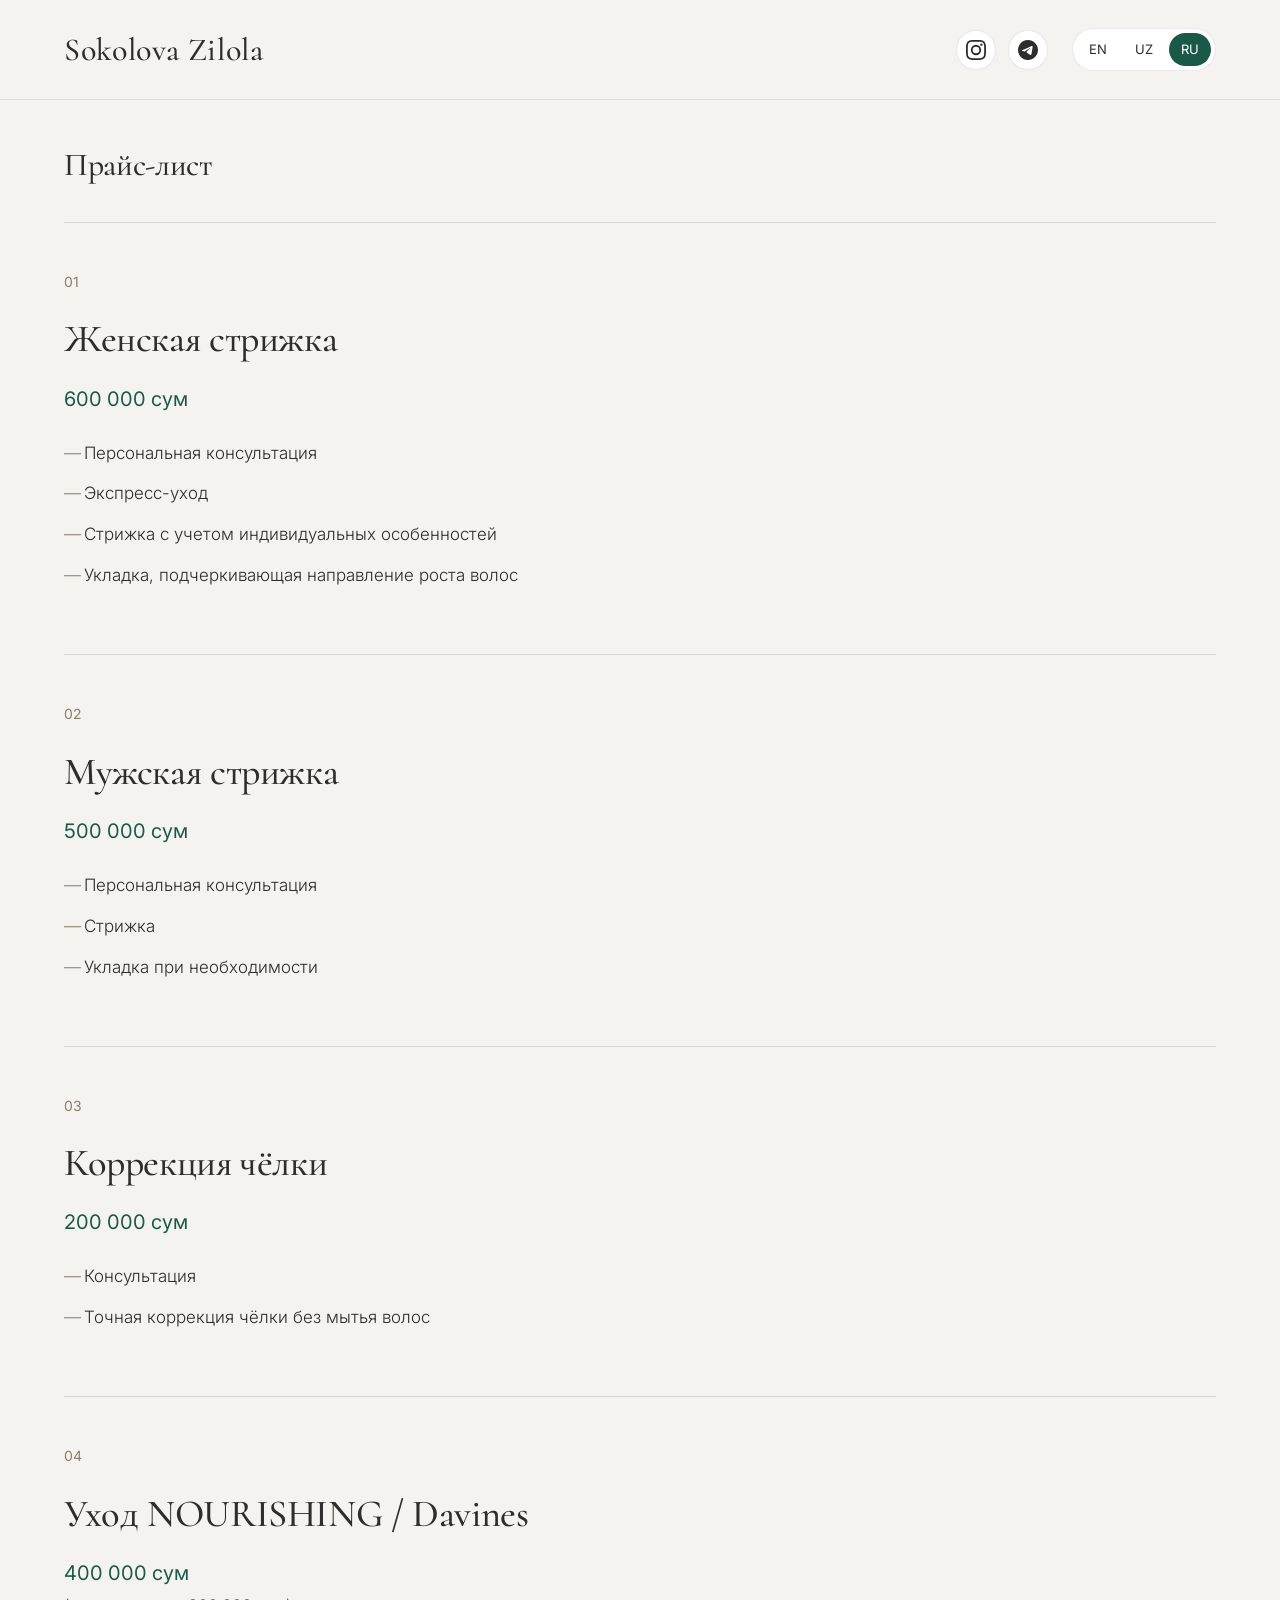
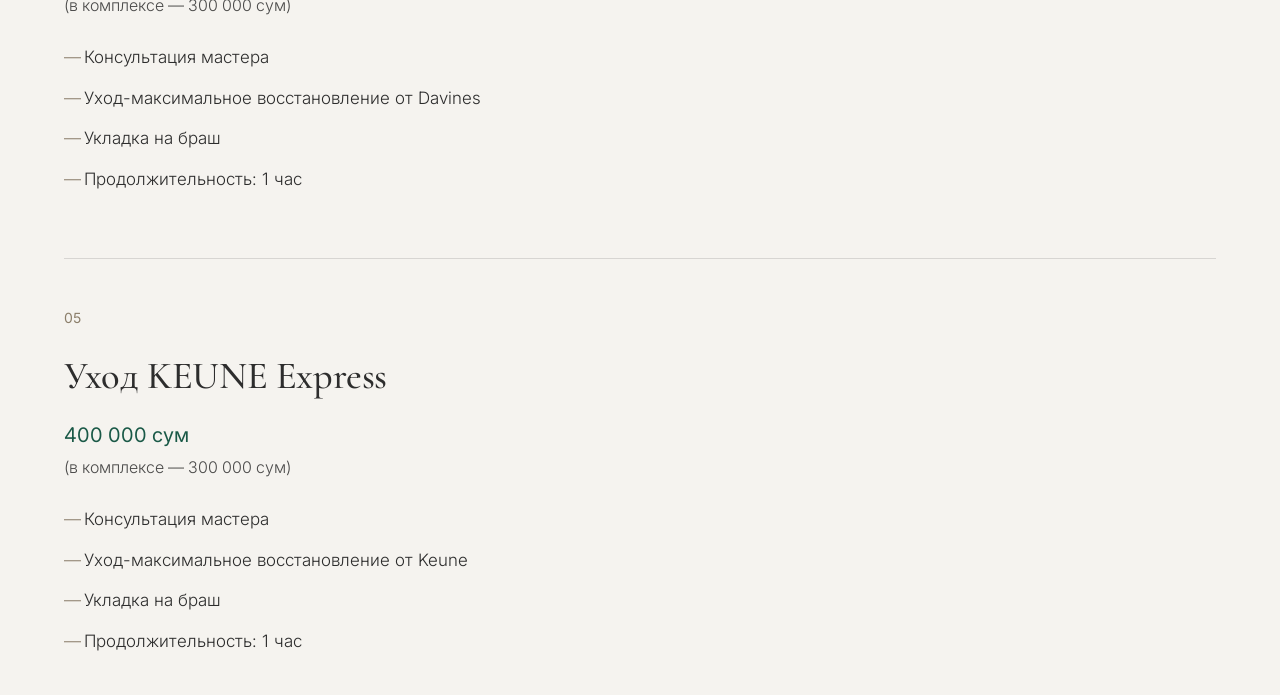
<file: index.html>
<!DOCTYPE html>
<html lang="ru">
<head>
    <meta charset="UTF-8">
    <meta name="viewport" content="width=device-width, initial-scale=1.0">
    <title>Зилола — Парикмахер в Ташкенте</title>
    <meta name="description" content="Профессиональные услуги стилиста Зилолы в Ташкенте. Женские и мужские стрижки, коррекция чёлки.">
    <link rel="preconnect" href="https://fonts.googleapis.com">
    <link rel="preconnect" href="https://fonts.gstatic.com" crossorigin>
    <link href="https://fonts.googleapis.com/css2?family=Cormorant:wght@400;500;600&family=Inter:wght@300;400;500&display=swap" rel="stylesheet">
    <link rel="stylesheet" href="styles.css">
    <link rel="alternate" hreflang="en" href="index.en.html">
    <link rel="alternate" hreflang="uz" href="index.uz.html">
    <link rel="alternate" hreflang="ru" href="index.html">
    <link rel="alternate" hreflang="x-default" href="index.html">
</head>
<body>
    <header class="site-header">
        <div class="header-content">
            <a href="index.html" class="logo">Sokolova Zilola</a>
            <div class="header-right">
                <div class="social-links">
                    <a href="https://www.instagram.com/zilola_sokolova_st" target="_blank" rel="noopener noreferrer" class="social-link" aria-label="Instagram">
                        <svg width="24" height="24" viewBox="0 0 24 24" fill="none" xmlns="http://www.w3.org/2000/svg">
                            <path d="M12 2.163c3.204 0 3.584.012 4.85.07 3.252.148 4.771 1.691 4.919 4.919.058 1.265.069 1.645.069 4.849 0 3.205-.012 3.584-.069 4.849-.149 3.225-1.664 4.771-4.919 4.919-1.266.058-1.644.07-4.85.07-3.204 0-3.584-.012-4.849-.07-3.26-.149-4.771-1.699-4.919-4.92-.058-1.265-.07-1.644-.07-4.849 0-3.204.013-3.583.07-4.849.149-3.227 1.664-4.771 4.919-4.919 1.266-.057 1.645-.069 4.849-.069zM12 0C8.741 0 8.333.014 7.053.072 2.695.272.273 2.69.073 7.052.014 8.333 0 8.741 0 12c0 3.259.014 3.668.072 4.948.2 4.358 2.618 6.78 6.98 6.98C8.333 23.986 8.741 24 12 24c3.259 0 3.668-.014 4.948-.072 4.354-.2 6.782-2.618 6.979-6.98.059-1.28.073-1.689.073-4.948 0-3.259-.014-3.667-.072-4.947-.196-4.354-2.617-6.78-6.979-6.98C15.668.014 15.259 0 12 0zm0 5.838a6.162 6.162 0 100 12.324 6.162 6.162 0 000-12.324zM12 16a4 4 0 110-8 4 4 0 010 8zm6.406-11.845a1.44 1.44 0 100 2.881 1.44 1.44 0 000-2.881z" fill="currentColor"/>
                        </svg>
                    </a>
                    <a href="https://t.me/sokol8779" target="_blank" rel="noopener noreferrer" class="social-link" aria-label="Telegram">
                        <svg width="24" height="24" viewBox="0 0 24 24" fill="none" xmlns="http://www.w3.org/2000/svg">
                            <path d="M12 0C5.373 0 0 5.373 0 12s5.373 12 12 12 12-5.373 12-12S18.627 0 12 0zm5.562 8.161c-.18 1.897-.962 6.502-1.359 8.627-.168.9-.5 1.201-.82 1.23-.697.064-1.226-.461-1.901-.903-1.056-.692-1.653-1.123-2.678-1.799-1.185-.781-.417-1.21.258-1.911.177-.184 3.247-2.977 3.307-3.23.007-.032.014-.15-.056-.212s-.174-.041-.249-.024c-.106.024-1.793 1.139-5.062 3.345-.479.329-.913.489-1.302.481-.428-.009-1.252-.242-1.865-.442-.752-.245-1.349-.374-1.297-.789.027-.216.325-.437.893-.663 3.498-1.524 5.831-2.529 6.998-3.014 3.332-1.386 4.025-1.627 4.476-1.635.099-.002.321.023.465.141.122.099.155.232.171.326.016.094.037.308.02.474z" fill="currentColor"/>
                        </svg>
                    </a>
                </div>
                <nav class="language-switcher" role="navigation" aria-label="Выбор языка">
                    <a href="index.en.html" class="lang-btn">EN</a>
                    <a href="index.uz.html" class="lang-btn">UZ</a>
                    <a href="index.html" class="lang-btn active" aria-current="page">RU</a>
                </nav>
            </div>
        </div>
    </header>

    <main>

        <!-- Services Section -->
        <section id="services" class="services-section">
            <div class="services-header">
                <h2 class="section-title">Прайс-лист</h2>
            </div>

            <div class="services-grid">
                <article class="service-item">
                    <div class="service-number">01</div>
                    <h3 class="service-title">Женская стрижка</h3>
                    <p class="service-price">600 000 сум</p>
                    <ul class="service-details">
                        <li>Персональная консультация</li>
                        <li>Экспресс-уход</li>
                        <li>Стрижка с учетом индивидуальных особенностей</li>
                        <li>Укладка, подчеркивающая направление роста волос</li>
                    </ul>
                </article>

                <article class="service-item">
                    <div class="service-number">02</div>
                    <h3 class="service-title">Мужская стрижка</h3>
                    <p class="service-price">500 000 сум</p>
                    <ul class="service-details">
                        <li>Персональная консультация</li>
                        <li>Стрижка</li>
                        <li>Укладка при необходимости</li>
                    </ul>
                </article>

                <article class="service-item">
                    <div class="service-number">03</div>
                    <h3 class="service-title">Коррекция чёлки</h3>
                    <p class="service-price">200 000 сум</p>
                    <ul class="service-details">
                        <li>Консультация</li>
                        <li>Точная коррекция чёлки без мытья волос</li>
                    </ul>
                </article>

                <article class="service-item">
                    <div class="service-number">04</div>
                    <h3 class="service-title">Уход NOURISHING / Davines</h3>
                    <p class="service-price">400 000 сум <span class="price-note">(в комплексе — 300 000 сум)</span></p>
                    <ul class="service-details">
                        <li>Консультация мастера</li>
                        <li>Уход-максимальное восстановление от Davines</li>
                        <li>Укладка на браш</li>
                        <li>Продолжительность: 1 час</li>
                    </ul>
                </article>

                <article class="service-item">
                    <div class="service-number">05</div>
                    <h3 class="service-title">Уход KEUNE Express</h3>
                    <p class="service-price">400 000 сум <span class="price-note">(в комплексе — 300 000 сум)</span></p>
                    <ul class="service-details">
                        <li>Консультация мастера</li>
                        <li>Уход-максимальное восстановление от Keune</li>
                        <li>Укладка на браш</li>
                        <li>Продолжительность: 1 час</li>
                    </ul>
                </article>
            </div>
        </section>
    </main>
</body>
</html>
</file>
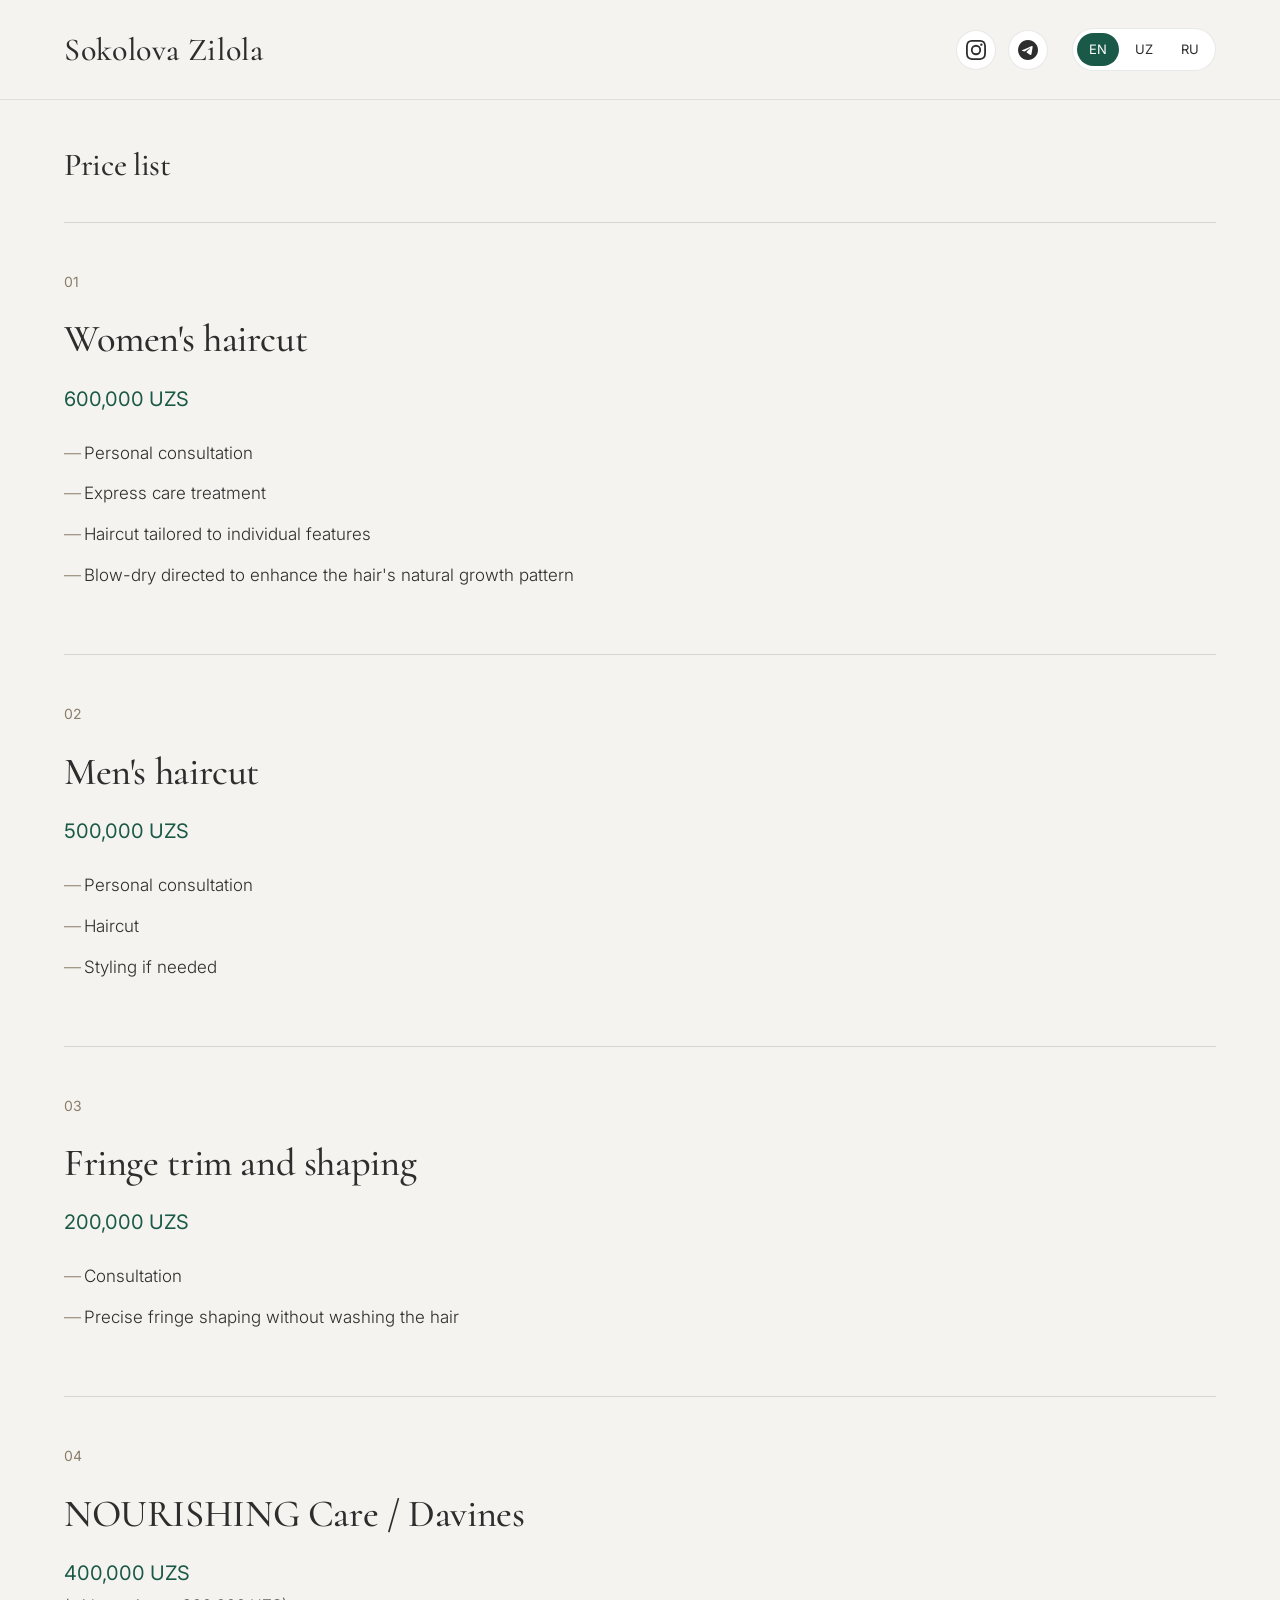
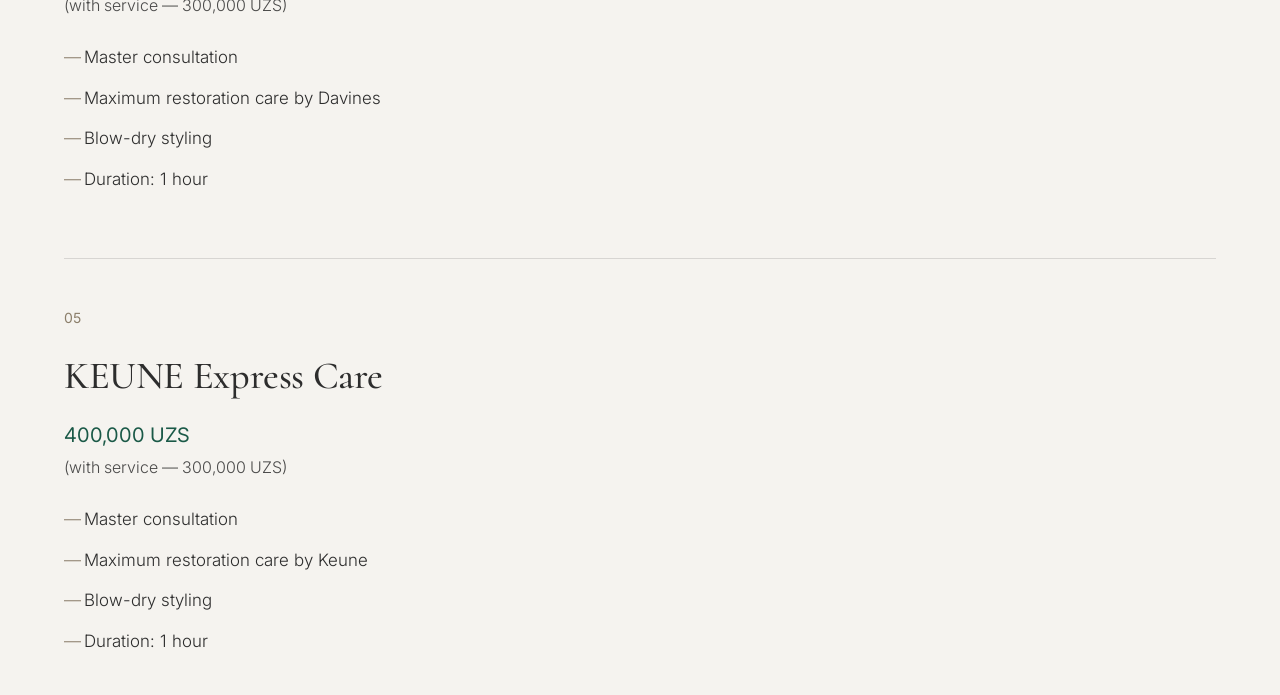
<file: index.en.html>
<!DOCTYPE html>
<html lang="en">
<head>
    <meta charset="UTF-8">
    <meta name="viewport" content="width=device-width, initial-scale=1.0">
    <title>Zilola — Hair Stylist in Tashkent</title>
    <meta name="description" content="Professional hair styling services by Zilola in Tashkent. Women's haircuts, men's haircuts, and fringe styling.">
    <link rel="preconnect" href="https://fonts.googleapis.com">
    <link rel="preconnect" href="https://fonts.gstatic.com" crossorigin>
    <link href="https://fonts.googleapis.com/css2?family=Cormorant:wght@400;500;600&family=Inter:wght@300;400;500&display=swap" rel="stylesheet">
    <link rel="stylesheet" href="styles.css">
    <link rel="alternate" hreflang="en" href="index.en.html">
    <link rel="alternate" hreflang="uz" href="index.uz.html">
    <link rel="alternate" hreflang="ru" href="index.html">
    <link rel="alternate" hreflang="x-default" href="index.html">
</head>
<body>
    <header class="site-header">
        <div class="header-content">
            <a href="index.en.html" class="logo">Sokolova Zilola</a>
            <div class="header-right">
                <div class="social-links">
                    <a href="https://www.instagram.com/zilola_sokolova_st" target="_blank" rel="noopener noreferrer" class="social-link" aria-label="Instagram">
                        <svg width="24" height="24" viewBox="0 0 24 24" fill="none" xmlns="http://www.w3.org/2000/svg">
                            <path d="M12 2.163c3.204 0 3.584.012 4.85.07 3.252.148 4.771 1.691 4.919 4.919.058 1.265.069 1.645.069 4.849 0 3.205-.012 3.584-.069 4.849-.149 3.225-1.664 4.771-4.919 4.919-1.266.058-1.644.07-4.85.07-3.204 0-3.584-.012-4.849-.07-3.26-.149-4.771-1.699-4.919-4.92-.058-1.265-.07-1.644-.07-4.849 0-3.204.013-3.583.07-4.849.149-3.227 1.664-4.771 4.919-4.919 1.266-.057 1.645-.069 4.849-.069zM12 0C8.741 0 8.333.014 7.053.072 2.695.272.273 2.69.073 7.052.014 8.333 0 8.741 0 12c0 3.259.014 3.668.072 4.948.2 4.358 2.618 6.78 6.98 6.98C8.333 23.986 8.741 24 12 24c3.259 0 3.668-.014 4.948-.072 4.354-.2 6.782-2.618 6.979-6.98.059-1.28.073-1.689.073-4.948 0-3.259-.014-3.667-.072-4.947-.196-4.354-2.617-6.78-6.979-6.98C15.668.014 15.259 0 12 0zm0 5.838a6.162 6.162 0 100 12.324 6.162 6.162 0 000-12.324zM12 16a4 4 0 110-8 4 4 0 010 8zm6.406-11.845a1.44 1.44 0 100 2.881 1.44 1.44 0 000-2.881z" fill="currentColor"/>
                        </svg>
                    </a>
                    <a href="https://t.me/sokol8779" target="_blank" rel="noopener noreferrer" class="social-link" aria-label="Telegram">
                        <svg width="24" height="24" viewBox="0 0 24 24" fill="none" xmlns="http://www.w3.org/2000/svg">
                            <path d="M12 0C5.373 0 0 5.373 0 12s5.373 12 12 12 12-5.373 12-12S18.627 0 12 0zm5.562 8.161c-.18 1.897-.962 6.502-1.359 8.627-.168.9-.5 1.201-.82 1.23-.697.064-1.226-.461-1.901-.903-1.056-.692-1.653-1.123-2.678-1.799-1.185-.781-.417-1.21.258-1.911.177-.184 3.247-2.977 3.307-3.23.007-.032.014-.15-.056-.212s-.174-.041-.249-.024c-.106.024-1.793 1.139-5.062 3.345-.479.329-.913.489-1.302.481-.428-.009-1.252-.242-1.865-.442-.752-.245-1.349-.374-1.297-.789.027-.216.325-.437.893-.663 3.498-1.524 5.831-2.529 6.998-3.014 3.332-1.386 4.025-1.627 4.476-1.635.099-.002.321.023.465.141.122.099.155.232.171.326.016.094.037.308.02.474z" fill="currentColor"/>
                        </svg>
                    </a>
                </div>
                <nav class="language-switcher" role="navigation" aria-label="Language selection">
                    <a href="index.en.html" class="lang-btn active" aria-current="page">EN</a>
                    <a href="index.uz.html" class="lang-btn">UZ</a>
                    <a href="index.html" class="lang-btn">RU</a>
                </nav>
            </div>
        </div>
    </header>

    <main>
        <!-- Services Section -->
        <section id="services" class="services-section">
            <div class="services-header">
                <h2 class="section-title">Price list</h2>
            </div>

            <div class="services-grid">
                <article class="service-item">
                    <div class="service-number">01</div>
                    <h3 class="service-title">Women's haircut</h3>
                    <p class="service-price">600,000 UZS</p>
                    <ul class="service-details">
                        <li>Personal consultation</li>
                        <li>Express care treatment</li>
                        <li>Haircut tailored to individual features</li>
                        <li>Blow-dry directed to enhance the hair's natural growth pattern</li>
                    </ul>
                </article>

                <article class="service-item">
                    <div class="service-number">02</div>
                    <h3 class="service-title">Men's haircut</h3>
                    <p class="service-price">500,000 UZS</p>
                    <ul class="service-details">
                        <li>Personal consultation</li>
                        <li>Haircut</li>
                        <li>Styling if needed</li>
                    </ul>
                </article>

                <article class="service-item">
                    <div class="service-number">03</div>
                    <h3 class="service-title">Fringe trim and shaping</h3>
                    <p class="service-price">200,000 UZS</p>
                    <ul class="service-details">
                        <li>Consultation</li>
                        <li>Precise fringe shaping without washing the hair</li>
                    </ul>
                </article>

                <article class="service-item">
                    <div class="service-number">04</div>
                    <h3 class="service-title">NOURISHING Care / Davines</h3>
                    <p class="service-price">400,000 UZS <span class="price-note">(with service — 300,000 UZS)</span></p>
                    <ul class="service-details">
                        <li>Master consultation</li>
                        <li>Maximum restoration care by Davines</li>
                        <li>Blow-dry styling</li>
                        <li>Duration: 1 hour</li>
                    </ul>
                </article>

                <article class="service-item">
                    <div class="service-number">05</div>
                    <h3 class="service-title">KEUNE Express Care</h3>
                    <p class="service-price">400,000 UZS <span class="price-note">(with service — 300,000 UZS)</span></p>
                    <ul class="service-details">
                        <li>Master consultation</li>
                        <li>Maximum restoration care by Keune</li>
                        <li>Blow-dry styling</li>
                        <li>Duration: 1 hour</li>
                    </ul>
                </article>
            </div>
        </section>
    </main>
</body>
</html>
</file>
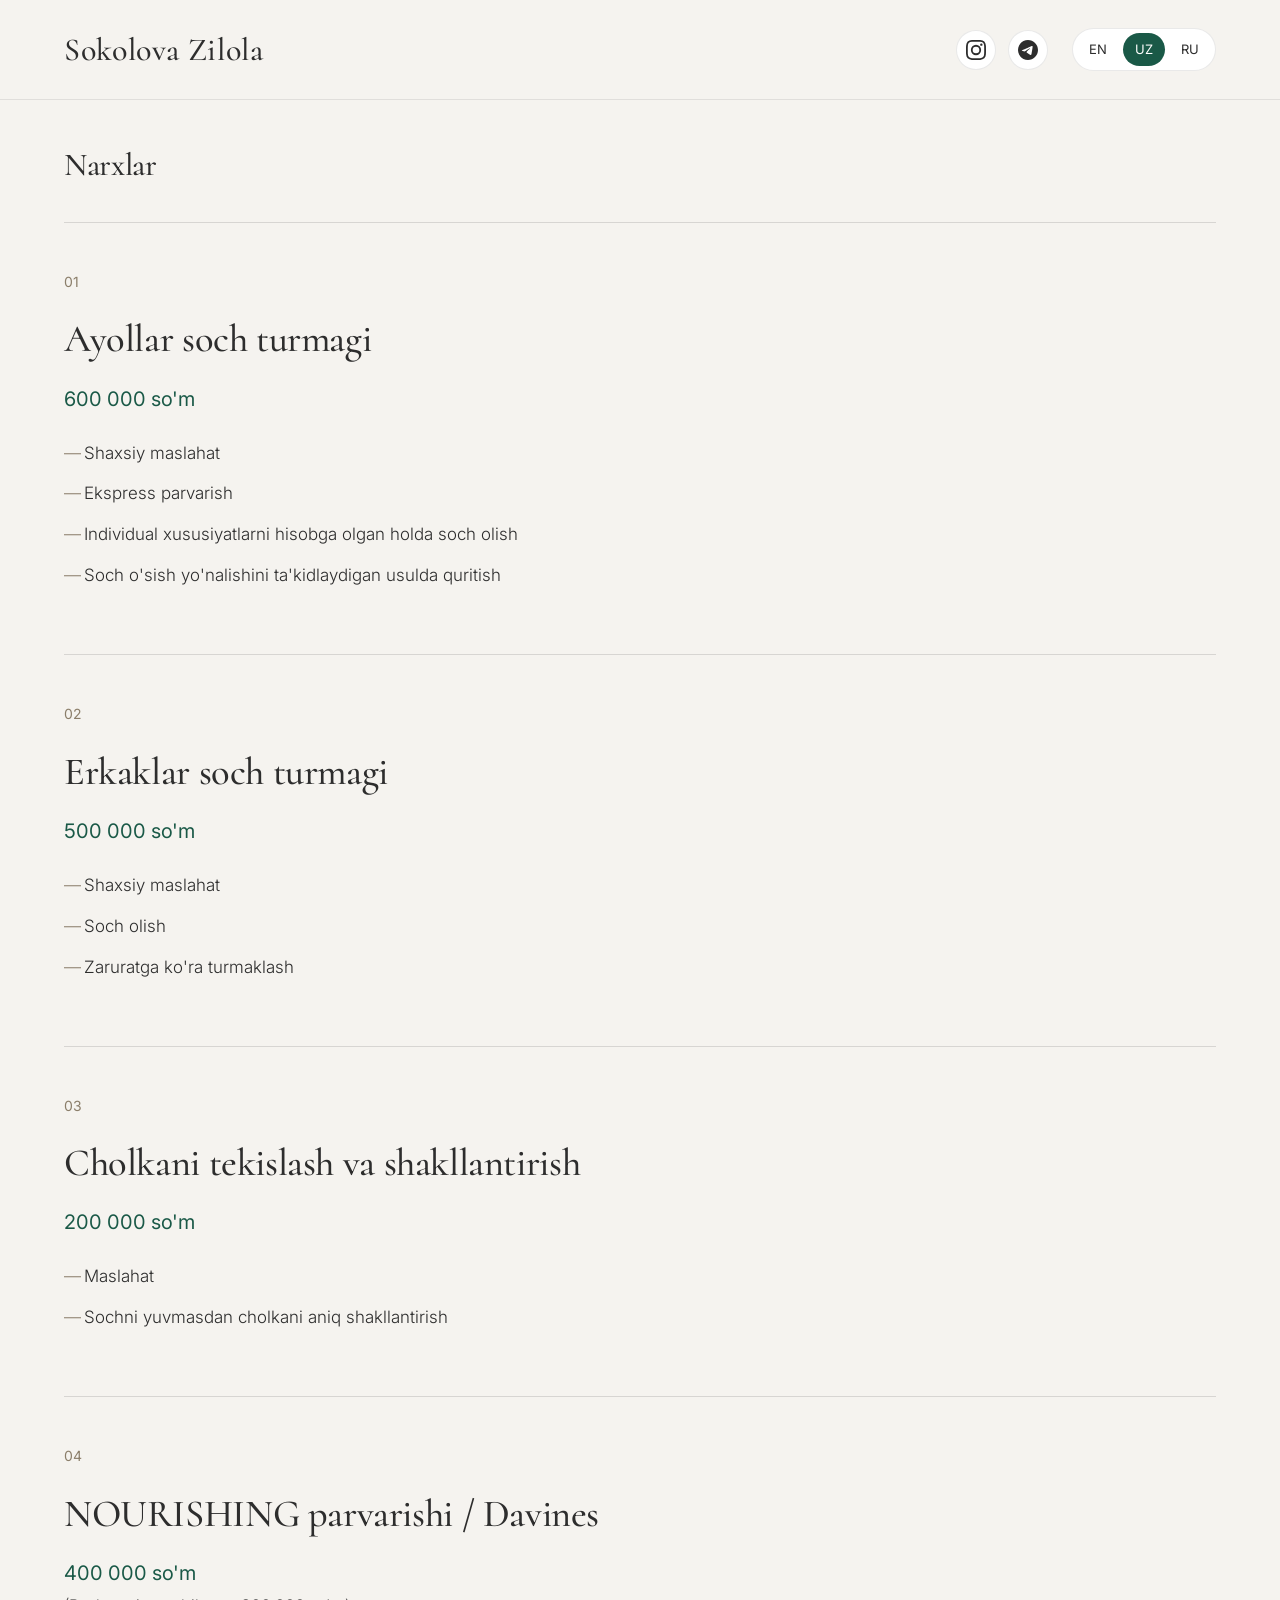
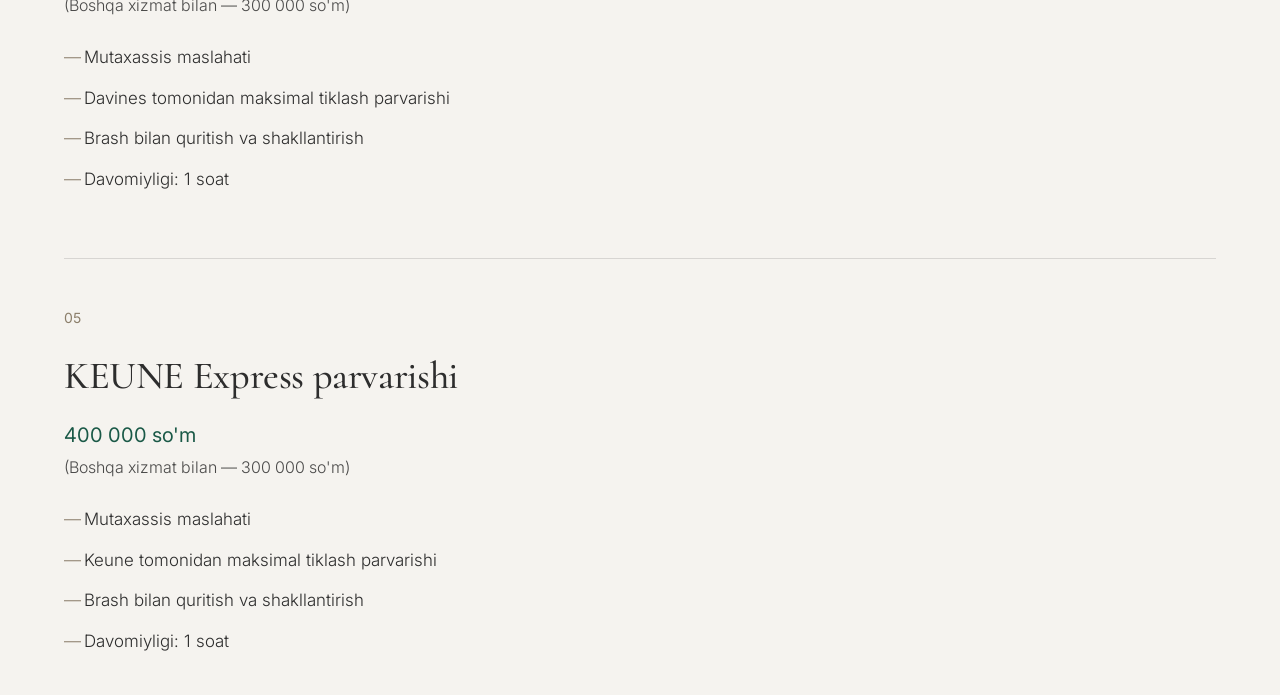
<file: index.uz.html>
<!DOCTYPE html>
<html lang="uz">
<head>
    <meta charset="UTF-8">
    <meta name="viewport" content="width=device-width, initial-scale=1.0">
    <title>Zilola — Toshkentda sartarosh</title>
    <meta name="description" content="Zilola tomonidan professional soch turmash xizmatlari. Ayollar va erkaklar soch turmaklari, cholka shakllantirish.">
    <link rel="preconnect" href="https://fonts.googleapis.com">
    <link rel="preconnect" href="https://fonts.gstatic.com" crossorigin>
    <link href="https://fonts.googleapis.com/css2?family=Cormorant:wght@400;500;600&family=Inter:wght@300;400;500&display=swap" rel="stylesheet">
    <link rel="stylesheet" href="styles.css">
    <link rel="alternate" hreflang="en" href="index.en.html">
    <link rel="alternate" hreflang="uz" href="index.uz.html">
    <link rel="alternate" hreflang="ru" href="index.html">
    <link rel="alternate" hreflang="x-default" href="index.html">
</head>
<body>
    <header class="site-header">
        <div class="header-content">
            <a href="index.uz.html" class="logo">Sokolova Zilola</a>
            <div class="header-right">
                <div class="social-links">
                    <a href="https://www.instagram.com/zilola_sokolova_st" target="_blank" rel="noopener noreferrer" class="social-link" aria-label="Instagram">
                        <svg width="24" height="24" viewBox="0 0 24 24" fill="none" xmlns="http://www.w3.org/2000/svg">
                            <path d="M12 2.163c3.204 0 3.584.012 4.85.07 3.252.148 4.771 1.691 4.919 4.919.058 1.265.069 1.645.069 4.849 0 3.205-.012 3.584-.069 4.849-.149 3.225-1.664 4.771-4.919 4.919-1.266.058-1.644.07-4.85.07-3.204 0-3.584-.012-4.849-.07-3.26-.149-4.771-1.699-4.919-4.92-.058-1.265-.07-1.644-.07-4.849 0-3.204.013-3.583.07-4.849.149-3.227 1.664-4.771 4.919-4.919 1.266-.057 1.645-.069 4.849-.069zM12 0C8.741 0 8.333.014 7.053.072 2.695.272.273 2.69.073 7.052.014 8.333 0 8.741 0 12c0 3.259.014 3.668.072 4.948.2 4.358 2.618 6.78 6.98 6.98C8.333 23.986 8.741 24 12 24c3.259 0 3.668-.014 4.948-.072 4.354-.2 6.782-2.618 6.979-6.98.059-1.28.073-1.689.073-4.948 0-3.259-.014-3.667-.072-4.947-.196-4.354-2.617-6.78-6.979-6.98C15.668.014 15.259 0 12 0zm0 5.838a6.162 6.162 0 100 12.324 6.162 6.162 0 000-12.324zM12 16a4 4 0 110-8 4 4 0 010 8zm6.406-11.845a1.44 1.44 0 100 2.881 1.44 1.44 0 000-2.881z" fill="currentColor"/>
                        </svg>
                    </a>
                    <a href="https://t.me/sokol8779" target="_blank" rel="noopener noreferrer" class="social-link" aria-label="Telegram">
                        <svg width="24" height="24" viewBox="0 0 24 24" fill="none" xmlns="http://www.w3.org/2000/svg">
                            <path d="M12 0C5.373 0 0 5.373 0 12s5.373 12 12 12 12-5.373 12-12S18.627 0 12 0zm5.562 8.161c-.18 1.897-.962 6.502-1.359 8.627-.168.9-.5 1.201-.82 1.23-.697.064-1.226-.461-1.901-.903-1.056-.692-1.653-1.123-2.678-1.799-1.185-.781-.417-1.21.258-1.911.177-.184 3.247-2.977 3.307-3.23.007-.032.014-.15-.056-.212s-.174-.041-.249-.024c-.106.024-1.793 1.139-5.062 3.345-.479.329-.913.489-1.302.481-.428-.009-1.252-.242-1.865-.442-.752-.245-1.349-.374-1.297-.789.027-.216.325-.437.893-.663 3.498-1.524 5.831-2.529 6.998-3.014 3.332-1.386 4.025-1.627 4.476-1.635.099-.002.321.023.465.141.122.099.155.232.171.326.016.094.037.308.02.474z" fill="currentColor"/>
                        </svg>
                    </a>
                </div>
                <nav class="language-switcher" role="navigation" aria-label="Til tanlash">
                    <a href="index.en.html" class="lang-btn">EN</a>
                    <a href="index.uz.html" class="lang-btn active" aria-current="page">UZ</a>
                    <a href="index.html" class="lang-btn">RU</a>
                </nav>
            </div>
        </div>
    </header>

    <main>

        <!-- Services Section -->
        <section id="services" class="services-section">
            <div class="services-header">
                <h2 class="section-title">Narxlar</h2>
            </div>

            <div class="services-grid">
                <article class="service-item">
                    <div class="service-number">01</div>
                    <h3 class="service-title">Ayollar soch turmagi</h3>
                    <p class="service-price">600 000 so'm</p>
                    <ul class="service-details">
                        <li>Shaxsiy maslahat</li>
                        <li>Ekspress parvarish</li>
                        <li>Individual xususiyatlarni hisobga olgan holda soch olish</li>
                        <li>Soch o'sish yo'nalishini ta'kidlaydigan usulda quritish</li>
                    </ul>
                </article>

                <article class="service-item">
                    <div class="service-number">02</div>
                    <h3 class="service-title">Erkaklar soch turmagi</h3>
                    <p class="service-price">500 000 so'm</p>
                    <ul class="service-details">
                        <li>Shaxsiy maslahat</li>
                        <li>Soch olish</li>
                        <li>Zaruratga ko'ra turmaklash</li>
                    </ul>
                </article>

                <article class="service-item">
                    <div class="service-number">03</div>
                    <h3 class="service-title">Cholkani tekislash va shakllantirish</h3>
                    <p class="service-price">200 000 so'm</p>
                    <ul class="service-details">
                        <li>Maslahat</li>
                        <li>Sochni yuvmasdan cholkani aniq shakllantirish</li>
                    </ul>
                </article>

                <article class="service-item">
                    <div class="service-number">04</div>
                    <h3 class="service-title">NOURISHING parvarishi / Davines</h3>
                    <p class="service-price">400 000 so'm <span class="price-note">(Boshqa xizmat bilan — 300 000 so'm)</span></p>
                    <ul class="service-details">
                        <li>Mutaxassis maslahati</li>
                        <li>Davines tomonidan maksimal tiklash parvarishi</li>
                        <li>Brash bilan quritish va shakllantirish</li>
                        <li>Davomiyligi: 1 soat</li>
                    </ul>
                </article>

                <article class="service-item">
                    <div class="service-number">05</div>
                    <h3 class="service-title">KEUNE Express parvarishi</h3>
                    <p class="service-price">400 000 so'm <span class="price-note">(Boshqa xizmat bilan — 300 000 so'm)</span></p>
                    <ul class="service-details">
                        <li>Mutaxassis maslahati</li>
                        <li>Keune tomonidan maksimal tiklash parvarishi</li>
                        <li>Brash bilan quritish va shakllantirish</li>
                        <li>Davomiyligi: 1 soat</li>
                    </ul>
                </article>
            </div>
        </section>
    </main>
</body>
</html>
</file>
<file: styles.css>
:root {
    --cream: #F5F3EF;
    --forest: #1A5947;
    --charcoal: #2D2D2D;
    --warm-brown: #8B7E6A;
    --white: #FFFFFF;

    --font-serif: 'Cormorant', Georgia, serif;
    --font-sans: 'Inter', -apple-system, BlinkMacSystemFont, 'Segoe UI', sans-serif;
}

* {
    margin: 0;
    padding: 0;
    box-sizing: border-box;
}

html {
    font-size: 16px;
    scroll-behavior: smooth;
}

body {
    font-family: var(--font-sans);
    background-color: var(--cream);
    color: var(--charcoal);
    line-height: 1.6;
    -webkit-font-smoothing: antialiased;
    -moz-osx-font-smoothing: grayscale;
}

/* Header */
.site-header {
    position: sticky;
    top: 0;
    background-color: var(--cream);
    z-index: 100;
    border-bottom: 1px solid rgba(45, 45, 45, 0.1);
}

.header-content {
    max-width: 1400px;
    margin: 0 auto;
    padding: clamp(1rem, 2vw, 1.5rem) clamp(1.5rem, 5vw, 4rem);
    display: flex;
    justify-content: space-between;
    align-items: center;
}

.header-right {
    display: flex;
    align-items: center;
    gap: 1.5rem;
}

.logo {
    font-family: var(--font-serif);
    font-size: clamp(1.5rem, 2.5vw, 2rem);
    font-weight: 500;
    color: var(--charcoal);
    text-decoration: none;
    letter-spacing: 0.02em;
}

.social-links {
    display: flex;
    gap: 0.75rem;
    align-items: center;
}

.social-link {
    display: flex;
    align-items: center;
    justify-content: center;
    width: 40px;
    height: 40px;
    color: var(--charcoal);
    background: var(--white);
    border: 1px solid rgba(45, 45, 45, 0.1);
    border-radius: 50%;
    text-decoration: none;
    transition: all 0.3s ease;
}

.social-link:hover {
    background: var(--forest);
    color: var(--white);
    border-color: var(--forest);
    transform: translateY(-2px);
}

.social-link:focus-visible {
    outline: 2px solid var(--forest);
    outline-offset: 2px;
}

.social-link svg {
    width: 20px;
    height: 20px;
}

.language-switcher {
    display: flex;
    gap: 0.25rem;
    background: var(--white);
    border: 1px solid rgba(45, 45, 45, 0.1);
    border-radius: 50px;
    padding: 0.25rem;
}

.lang-btn {
    font-family: var(--font-sans);
    font-size: 0.8125rem;
    font-weight: 400;
    padding: 0.375rem 0.75rem;
    border: none;
    border-radius: 50px;
    background: transparent;
    color: var(--charcoal);
    text-decoration: none;
    display: inline-block;
    transition: all 0.2s ease;
}

.lang-btn:hover {
    background: rgba(45, 45, 45, 0.05);
}

.lang-btn.active {
    background: var(--forest);
    color: var(--white);
}

.lang-btn:focus-visible {
    outline: 2px solid var(--forest);
    outline-offset: 2px;
}

/* Main Content */
main {
    max-width: 1400px;
    margin: 0 auto;
    padding: 0 clamp(1.5rem, 5vw, 4rem);
}

.content-wrapper[hidden] {
    display: none;
}

/* Hero Section */
.hero {
    display: grid;
    grid-template-columns: 1fr 1fr;
    gap: clamp(2rem, 6vw, 6rem);
    align-items: center;
    min-height: 70vh;
    padding: clamp(2rem, 4vw, 4rem) 0;
}

.hero-text {
    padding-right: clamp(1rem, 4vw, 4rem);
}

.hero-title {
    font-family: var(--font-serif);
    font-size: clamp(2.5rem, 6vw, 5rem);
    font-weight: 500;
    color: var(--charcoal);
    line-height: 1.1;
    letter-spacing: -0.02em;
    margin-bottom: clamp(2rem, 4vw, 3rem);
}

.cta-button {
    display: inline-block;
    font-family: var(--font-sans);
    font-size: 0.9375rem;
    font-weight: 400;
    color: var(--white);
    background: var(--forest);
    padding: 0.875rem 2rem;
    border-radius: 50px;
    text-decoration: none;
    transition: all 0.3s ease;
}

.cta-button:hover {
    background: #134536;
    transform: translateY(-2px);
}

.cta-button:focus-visible {
    outline: 2px solid var(--forest);
    outline-offset: 4px;
}

.hero-image {
    position: relative;
    aspect-ratio: 3 / 4;
    border-radius: 4px;
    overflow: hidden;
}

.hero-image img {
    width: 100%;
    height: 100%;
    object-fit: cover;
    display: block;
}

/* Services Section */
.services-section {
    padding: clamp(1.5rem, 3vw, 2.5rem) 0;
}

.services-header {
    margin-bottom: clamp(1.25rem, 2.5vw, 2rem);
}

.section-title {
    font-family: var(--font-serif);
    font-size: clamp(1.5rem, 2.5vw, 2rem);
    font-weight: 500;
    color: var(--charcoal);
    letter-spacing: -0.01em;
}

.services-grid {
    display: grid;
    gap: clamp(3rem, 5vw, 4rem);
}

.service-item {
    border-top: 1px solid rgba(45, 45, 45, 0.15);
    padding-top: clamp(2rem, 4vw, 3rem);
}

.service-number {
    font-family: var(--font-sans);
    font-size: 0.875rem;
    font-weight: 400;
    color: var(--warm-brown);
    margin-bottom: 1rem;
}

.service-title {
    font-family: var(--font-serif);
    font-size: clamp(1.75rem, 3vw, 2.5rem);
    font-weight: 500;
    color: var(--charcoal);
    margin-bottom: 0.75rem;
    letter-spacing: -0.01em;
}

.service-price {
    font-family: var(--font-sans);
    font-size: clamp(1rem, 2vw, 1.25rem);
    font-weight: 400;
    color: var(--forest);
    margin-bottom: 1.5rem;
}

.price-note {
    display: block;
    font-size: clamp(0.875rem, 1.5vw, 1rem);
    font-weight: 300;
    color: var(--charcoal);
    margin-top: 0.25rem;
    opacity: 0.85;
}

.service-details {
    list-style: none;
    display: grid;
    gap: 0.75rem;
    max-width: 600px;
}

.service-details li {
    font-family: var(--font-sans);
    font-size: clamp(0.9375rem, 1.5vw, 1.0625rem);
    font-weight: 300;
    color: var(--charcoal);
    line-height: 1.7;
    padding-left: 1.25rem;
    position: relative;
}

.service-details li::before {
    content: '—';
    position: absolute;
    left: 0;
    color: var(--warm-brown);
}

/* Responsive */
@media (max-width: 1024px) {
    .hero {
        grid-template-columns: 1fr;
        min-height: auto;
    }

    .hero-text {
        padding-right: 0;
    }

    .hero-image {
        max-width: 500px;
        margin: 0 auto;
    }
}

@media (max-width: 640px) {
    .header-content {
        flex-direction: column;
        gap: 1rem;
        align-items: flex-start;
    }

    .header-right {
        width: 100%;
        justify-content: space-between;
        gap: 1rem;
    }

    .social-links {
        gap: 0.5rem;
    }

    .social-link {
        width: 36px;
        height: 36px;
    }

    .social-link svg {
        width: 18px;
        height: 18px;
    }

    .language-switcher {
        padding: 0.15rem;
    }

    .lang-btn {
        font-size: 0.75rem;
        padding: 0.3rem 0.6rem;
    }
}

/* Accessibility */
@media (prefers-reduced-motion: reduce) {
    *,
    *::before,
    *::after {
        animation-duration: 0.01ms !important;
        animation-iteration-count: 1 !important;
        transition-duration: 0.01ms !important;
        scroll-behavior: auto !important;
    }
}

/* Print styles */
@media print {
    .site-header,
    .language-switcher,
    .cta-button {
        display: none;
    }

    body {
        background: white;
    }
}
</file>
